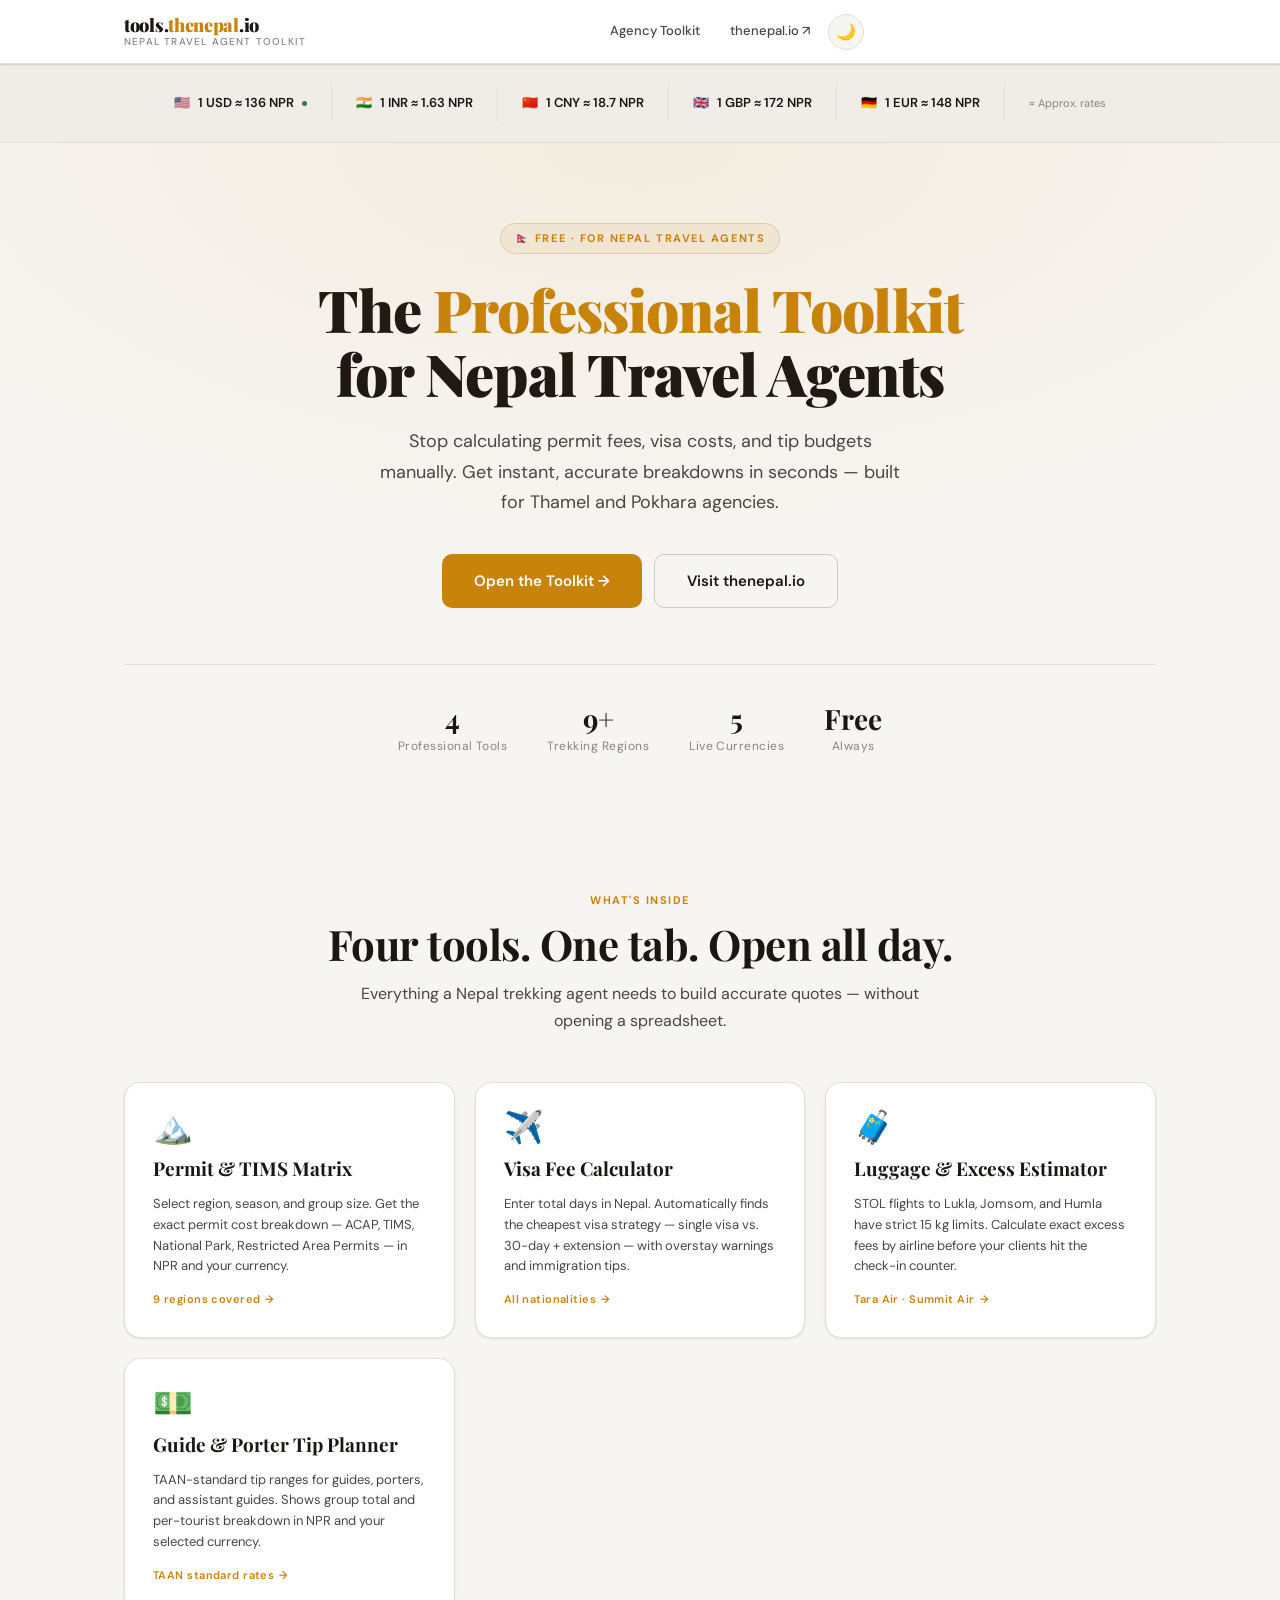
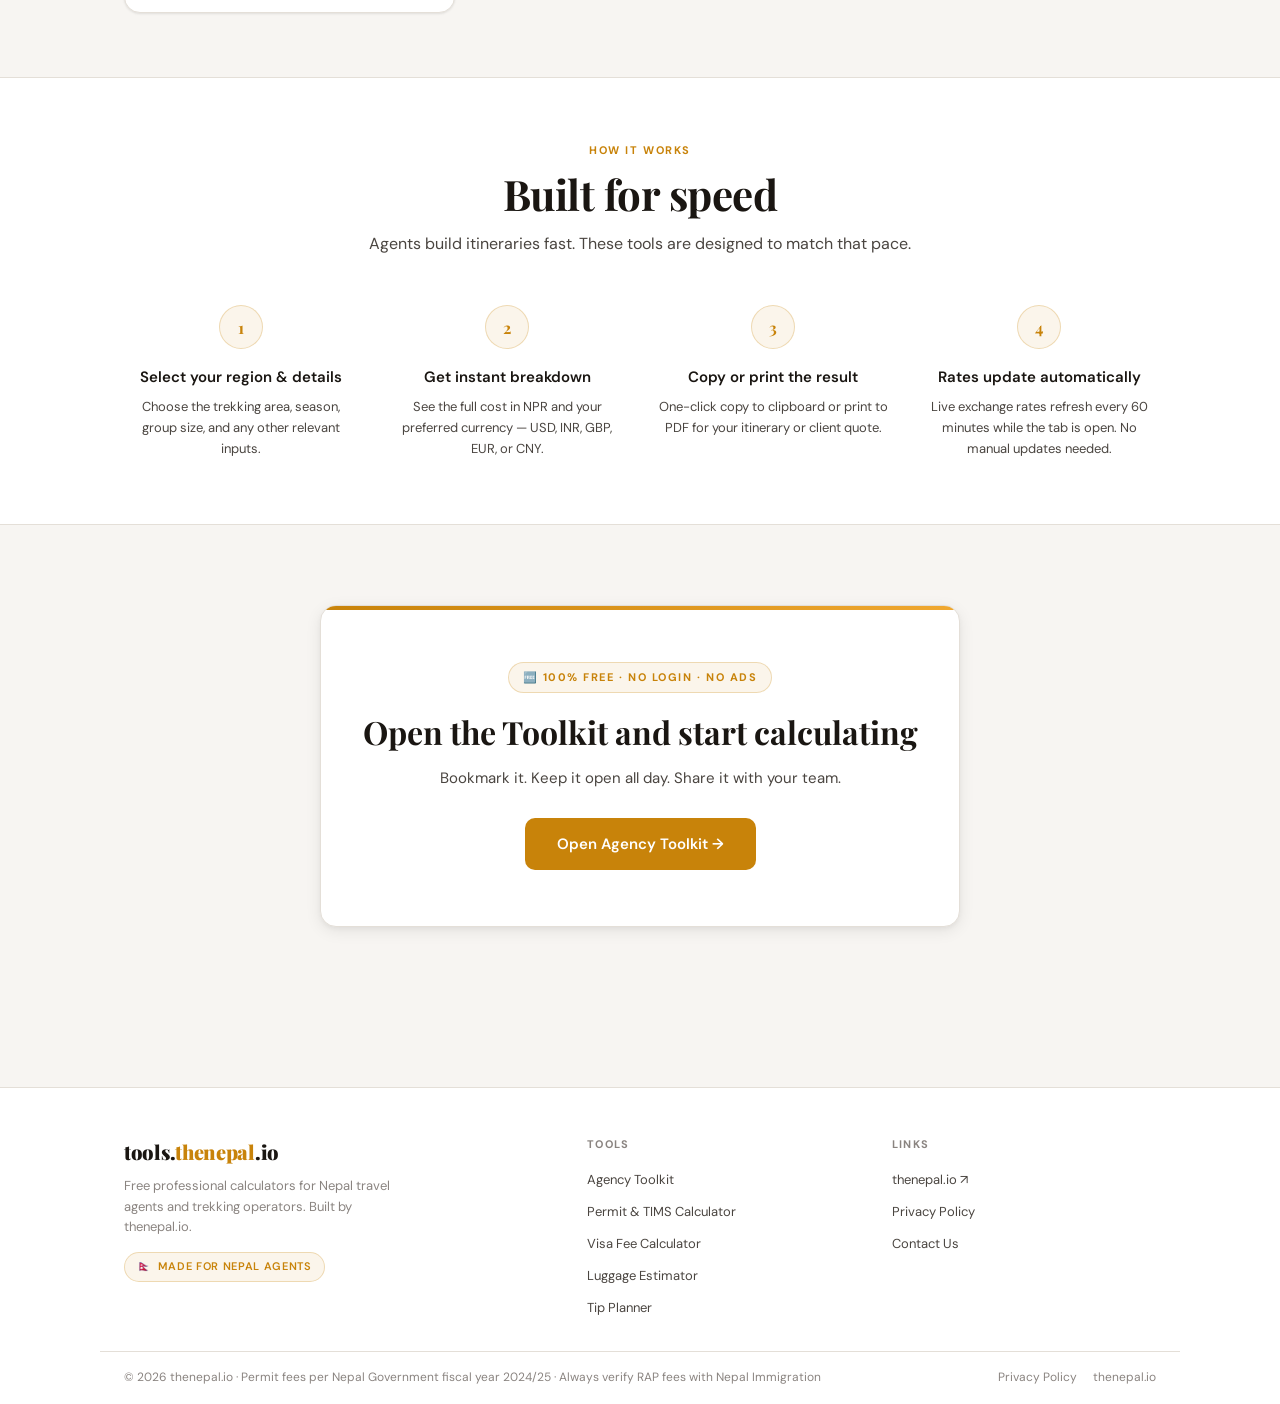
<file: index.html>
<!DOCTYPE html>
<html lang="en">
<head>
  <meta charset="UTF-8">
  <meta name="viewport" content="width=device-width, initial-scale=1.0">
  <title>Nepal Travel Agent Toolkit — tools.thenepal.io</title>
  <meta name="description" content="Free professional calculators for Nepal travel agents. Permit fees, visa costs, luggage estimates, tip planning — all in one place.">
  <meta name="theme-color" content="#c8830a">
  <link rel="canonical" href="https://tools.thenepal.io/">

  <!-- Open Graph -->
  <meta property="og:title" content="Nepal Agency Toolkit — tools.thenepal.io">
  <meta property="og:description" content="Free calculators for Nepal travel agents: permits, visas, luggage, tips.">
  <meta property="og:url" content="https://tools.thenepal.io/">
  <meta property="og:type" content="website">

  <link rel="stylesheet" href="/css/global.css">

  <style>
    /* ── HERO ─────────────────────────────────── */
    .hero {
      padding: 80px 0 72px;
      text-align: center;
      position: relative;
      overflow: hidden;
    }

    .hero::before {
      content: '';
      position: absolute;
      inset: 0;
      background: radial-gradient(ellipse 70% 60% at 50% 0%, var(--amber-bg), transparent);
      pointer-events: none;
    }

    .hero__eyebrow {
      display: inline-flex;
      align-items: center;
      gap: 8px;
      font-size: 11px;
      font-weight: 700;
      letter-spacing: 0.14em;
      text-transform: uppercase;
      color: var(--amber);
      background: var(--amber-bg);
      border: 1px solid var(--amber-border);
      border-radius: 20px;
      padding: 6px 14px;
      margin-bottom: 24px;
    }

    .hero__title {
      font-family: 'Playfair Display', serif;
      font-size: clamp(32px, 6vw, 58px);
      font-weight: 900;
      color: var(--text);
      line-height: 1.1;
      letter-spacing: -1px;
      margin-bottom: 20px;
      max-width: 720px;
      margin-left: auto;
      margin-right: auto;
    }

    .hero__title em {
      color: var(--amber);
      font-style: normal;
    }

    .hero__sub {
      font-size: clamp(15px, 2.5vw, 18px);
      color: var(--text-2);
      line-height: 1.7;
      max-width: 520px;
      margin: 0 auto 36px;
    }

    .hero__actions {
      display: flex;
      gap: 12px;
      justify-content: center;
      flex-wrap: wrap;
    }

    .hero__stats {
      display: flex;
      justify-content: center;
      gap: 40px;
      margin-top: 56px;
      padding-top: 40px;
      border-top: 1px solid var(--border);
      flex-wrap: wrap;
    }

    .stat {
      text-align: center;
    }

    .stat__num {
      font-family: 'Playfair Display', serif;
      font-size: 28px;
      font-weight: 700;
      color: var(--text);
      line-height: 1;
    }

    .stat__label {
      font-size: 12px;
      color: var(--text-3);
      margin-top: 4px;
      letter-spacing: 0.04em;
    }

    /* ── TOOLS SECTION ───────────────────────── */
    .tools-section {
      padding: 64px 0;
    }

    .tools-section__head {
      text-align: center;
      margin-bottom: 48px;
    }

    .tools-grid {
      display: grid;
      grid-template-columns: repeat(auto-fit, minmax(280px, 1fr));
      gap: 20px;
    }

    .tool-card {
      background: var(--surface);
      border: 1px solid var(--border);
      border-radius: var(--radius-lg);
      padding: 28px;
      text-decoration: none;
      color: inherit;
      display: flex;
      flex-direction: column;
      gap: 14px;
      transition: all var(--transition);
      box-shadow: var(--shadow-sm);
      position: relative;
      overflow: hidden;
    }

    .tool-card::after {
      content: '';
      position: absolute;
      top: 0; left: 0; right: 0;
      height: 3px;
      background: var(--amber);
      transform: scaleX(0);
      transform-origin: left;
      transition: transform 0.3s ease;
    }

    .tool-card:hover {
      box-shadow: var(--shadow-md);
      border-color: var(--border-2);
      transform: translateY(-3px);
      opacity: 1;
    }

    .tool-card:hover::after {
      transform: scaleX(1);
    }

    .tool-card__icon {
      font-size: 32px;
      line-height: 1;
    }

    .tool-card__title {
      font-family: 'Playfair Display', serif;
      font-size: 19px;
      font-weight: 700;
      color: var(--text);
      line-height: 1.2;
    }

    .tool-card__desc {
      font-size: 13px;
      color: var(--text-2);
      line-height: 1.6;
      flex: 1;
    }

    .tool-card__tag {
      display: inline-flex;
      align-items: center;
      gap: 5px;
      font-size: 11px;
      font-weight: 600;
      color: var(--amber);
      letter-spacing: 0.04em;
    }

    .tool-card__tag::after {
      content: '→';
      transition: transform var(--transition);
    }

    .tool-card:hover .tool-card__tag::after {
      transform: translateX(4px);
    }

    /* ── HOW IT WORKS ────────────────────────── */
    .how-section {
      padding: 64px 0;
      background: var(--bg-2);
      border-top: 1px solid var(--border);
      border-bottom: 1px solid var(--border);
    }

    .how-section__head {
      text-align: center;
      margin-bottom: 48px;
    }

    .steps-grid {
      display: grid;
      grid-template-columns: repeat(auto-fit, minmax(200px, 1fr));
      gap: 32px;
      counter-reset: steps;
    }

    .step {
      text-align: center;
      position: relative;
    }

    .step__num {
      width: 44px;
      height: 44px;
      border-radius: 50%;
      background: var(--amber-bg);
      border: 1px solid var(--amber-border);
      color: var(--amber);
      font-size: 16px;
      font-weight: 700;
      display: flex;
      align-items: center;
      justify-content: center;
      margin: 0 auto 16px;
      font-family: 'Playfair Display', serif;
    }

    .step__title {
      font-size: 15px;
      font-weight: 600;
      color: var(--text);
      margin-bottom: 8px;
    }

    .step__desc {
      font-size: 13px;
      color: var(--text-2);
      line-height: 1.6;
    }

    /* ── CURRENCY BAR ────────────────────────── */
    .currency-bar {
      padding: 20px 0;
      background: var(--bg-3);
      border-top: 1px solid var(--border);
      border-bottom: 1px solid var(--border);
      overflow: hidden;
    }

    .currency-bar__inner {
      display: flex;
      gap: 0;
      flex-wrap: wrap;
      justify-content: center;
    }

    .currency-chip {
      display: flex;
      align-items: center;
      gap: 8px;
      padding: 8px 24px;
      border-right: 1px solid var(--border);
      font-size: 13px;
      color: var(--text-2);
    }

    .currency-chip:last-child { border-right: none; }

    .currency-chip strong {
      color: var(--text);
      font-weight: 600;
    }

    .currency-chip .live-dot {
      width: 5px;
      height: 5px;
      border-radius: 50%;
      background: var(--green);
      animation: pulse 2s infinite;
      flex-shrink: 0;
    }

    @keyframes pulse { 0%,100%{opacity:1} 50%{opacity:0.3} }

    /* ── CTA ─────────────────────────────────── */
    .cta-section {
      padding: 80px 0;
      text-align: center;
    }

    .cta-section__box {
      background: var(--surface);
      border: 1px solid var(--border);
      border-radius: var(--radius-lg);
      padding: 56px 40px;
      max-width: 640px;
      margin: 0 auto;
      box-shadow: var(--shadow-md);
      position: relative;
      overflow: hidden;
    }

    .cta-section__box::before {
      content: '';
      position: absolute;
      top: 0; left: 0; right: 0;
      height: 4px;
      background: linear-gradient(90deg, var(--amber), var(--amber-light));
    }

    .cta-section__title {
      font-family: 'Playfair Display', serif;
      font-size: clamp(22px, 4vw, 32px);
      font-weight: 700;
      color: var(--text);
      margin-bottom: 14px;
      line-height: 1.2;
    }

    .cta-section__sub {
      font-size: 15px;
      color: var(--text-2);
      margin-bottom: 28px;
      line-height: 1.6;
    }

    /* ── RESPONSIVE ──────────────────────────── */
    @media (max-width: 600px) {
      .hero { padding: 48px 0 52px; }
      .hero__stats { gap: 24px; }
      .cta-section__box { padding: 36px 24px; }
      .currency-chip { padding: 8px 14px; font-size: 12px; }
    }
  </style>
</head>
<body>
<script src="/components/header.js"></script>

<main class="page-body">

  <!-- ── LIVE RATE BAR ────────────────────── -->
  <div class="currency-bar">
    <div class="currency-bar__inner" id="rateBar">
      <div class="currency-chip"><span>🇺🇸</span> <strong id="r-usd">USD</strong> <span class="live-dot"></span></div>
      <div class="currency-chip"><span>🇮🇳</span> <strong id="r-inr">INR</strong></div>
      <div class="currency-chip"><span>🇨🇳</span> <strong id="r-cny">CNY</strong></div>
      <div class="currency-chip"><span>🇬🇧</span> <strong id="r-gbp">GBP</strong></div>
      <div class="currency-chip"><span>🇩🇪</span> <strong id="r-eur">EUR</strong></div>
      <div class="currency-chip" style="font-size:11px;color:var(--text-3)" id="rateNote">Fetching live rates…</div>
    </div>
  </div>

  <!-- ── HERO ─────────────────────────────── -->
  <section class="hero">
    <div class="container">
      <div class="hero__eyebrow">🇳🇵 Free · For Nepal Travel Agents</div>
      <h1 class="hero__title">
        The <em>Professional Toolkit</em><br>for Nepal Travel Agents
      </h1>
      <p class="hero__sub">
        Stop calculating permit fees, visa costs, and tip budgets manually. Get instant, accurate breakdowns in seconds — built for Thamel and Pokhara agencies.
      </p>
      <div class="hero__actions">
        <a href="/toolkit/" class="btn btn--primary btn--lg">Open the Toolkit →</a>
        <a href="https://thenepal.io" class="btn btn--outline btn--lg" target="_blank" rel="noopener">Visit thenepal.io</a>
      </div>

      <div class="hero__stats">
        <div class="stat">
          <div class="stat__num">4</div>
          <div class="stat__label">Professional Tools</div>
        </div>
        <div class="stat">
          <div class="stat__num">9+</div>
          <div class="stat__label">Trekking Regions</div>
        </div>
        <div class="stat">
          <div class="stat__num">5</div>
          <div class="stat__label">Live Currencies</div>
        </div>
        <div class="stat">
          <div class="stat__num">Free</div>
          <div class="stat__label">Always</div>
        </div>
      </div>
    </div>
  </section>

  <!-- ── TOOLS GRID ───────────────────────── -->
  <section class="tools-section">
    <div class="container">
      <div class="tools-section__head">
        <div class="section-label">What's Inside</div>
        <h2 class="section-title" style="margin-bottom:12px">Four tools. One tab. Open all day.</h2>
        <p class="section-sub" style="margin:0 auto">Everything a Nepal trekking agent needs to build accurate quotes — without opening a spreadsheet.</p>
      </div>

      <div class="tools-grid">
        <a href="/toolkit/" class="tool-card">
          <div class="tool-card__icon">🏔️</div>
          <div class="tool-card__title">Permit & TIMS Matrix</div>
          <p class="tool-card__desc">Select region, season, and group size. Get the exact permit cost breakdown — ACAP, TIMS, National Park, Restricted Area Permits — in NPR and your currency.</p>
          <span class="tool-card__tag">9 regions covered</span>
        </a>

        <a href="/toolkit/" class="tool-card">
          <div class="tool-card__icon">✈️</div>
          <div class="tool-card__title">Visa Fee Calculator</div>
          <p class="tool-card__desc">Enter total days in Nepal. Automatically finds the cheapest visa strategy — single visa vs. 30-day + extension — with overstay warnings and immigration tips.</p>
          <span class="tool-card__tag">All nationalities</span>
        </a>

        <a href="/toolkit/" class="tool-card">
          <div class="tool-card__icon">🧳</div>
          <div class="tool-card__title">Luggage & Excess Estimator</div>
          <p class="tool-card__desc">STOL flights to Lukla, Jomsom, and Humla have strict 15 kg limits. Calculate exact excess fees by airline before your clients hit the check-in counter.</p>
          <span class="tool-card__tag">Tara Air · Summit Air</span>
        </a>

        <a href="/toolkit/" class="tool-card">
          <div class="tool-card__icon">💵</div>
          <div class="tool-card__title">Guide & Porter Tip Planner</div>
          <p class="tool-card__desc">TAAN-standard tip ranges for guides, porters, and assistant guides. Shows group total and per-tourist breakdown in NPR and your selected currency.</p>
          <span class="tool-card__tag">TAAN standard rates</span>
        </a>
      </div>
    </div>
  </section>

  <!-- ── HOW IT WORKS ──────────────────────── -->
  <section class="how-section">
    <div class="container">
      <div class="how-section__head">
        <div class="section-label">How It Works</div>
        <h2 class="section-title" style="margin-bottom:12px">Built for speed</h2>
        <p class="section-sub" style="margin:0 auto">Agents build itineraries fast. These tools are designed to match that pace.</p>
      </div>

      <div class="steps-grid">
        <div class="step">
          <div class="step__num">1</div>
          <div class="step__title">Select your region & details</div>
          <p class="step__desc">Choose the trekking area, season, group size, and any other relevant inputs.</p>
        </div>
        <div class="step">
          <div class="step__num">2</div>
          <div class="step__title">Get instant breakdown</div>
          <p class="step__desc">See the full cost in NPR and your preferred currency — USD, INR, GBP, EUR, or CNY.</p>
        </div>
        <div class="step">
          <div class="step__num">3</div>
          <div class="step__title">Copy or print the result</div>
          <p class="step__desc">One-click copy to clipboard or print to PDF for your itinerary or client quote.</p>
        </div>
        <div class="step">
          <div class="step__num">4</div>
          <div class="step__title">Rates update automatically</div>
          <p class="step__desc">Live exchange rates refresh every 60 minutes while the tab is open. No manual updates needed.</p>
        </div>
      </div>
    </div>
  </section>

  <!-- ── CTA ──────────────────────────────── -->
  <section class="cta-section">
    <div class="container">
      <div class="cta-section__box">
        <div class="hero__eyebrow" style="margin-bottom:20px">🆓 100% Free · No Login · No Ads</div>
        <h2 class="cta-section__title">Open the Toolkit and start calculating</h2>
        <p class="cta-section__sub">Bookmark it. Keep it open all day. Share it with your team.</p>
        <a href="/toolkit/" class="btn btn--primary btn--lg">Open Agency Toolkit →</a>
      </div>
    </div>
  </section>

</main>

<script src="/components/footer.js"></script>

<script>
// Live exchange rates on homepage
const FALLBACK = { USD: 136, INR: 1.63, CNY: 18.7, GBP: 172, EUR: 148 };

async function loadRates() {
  try {
    const res = await fetch('https://api.exchangerate-api.com/v4/latest/NPR');
    const data = await res.json();
    const r = data.rates;
    const usd = r.USD ? (1/r.USD).toFixed(2) : FALLBACK.USD;
    const inr = r.INR ? (1/r.INR).toFixed(3) : FALLBACK.INR;
    const cny = r.CNY ? (1/r.CNY).toFixed(3) : FALLBACK.CNY;
    const gbp = r.GBP ? (1/r.GBP).toFixed(2) : FALLBACK.GBP;
    const eur = r.EUR ? (1/r.EUR).toFixed(2) : FALLBACK.EUR;

    document.getElementById('r-usd').textContent = `1 USD = ${usd} NPR`;
    document.getElementById('r-inr').textContent = `1 INR = ${inr} NPR`;
    document.getElementById('r-cny').textContent = `1 CNY = ${cny} NPR`;
    document.getElementById('r-gbp').textContent = `1 GBP = ${gbp} NPR`;
    document.getElementById('r-eur').textContent = `1 EUR = ${eur} NPR`;
    document.getElementById('rateNote').textContent = '⟳ Live rates';
    document.getElementById('rateNote').style.color = 'var(--green)';
  } catch(e) {
    document.getElementById('r-usd').textContent = `1 USD ≈ ${FALLBACK.USD} NPR`;
    document.getElementById('r-inr').textContent = `1 INR ≈ ${FALLBACK.INR} NPR`;
    document.getElementById('r-cny').textContent = `1 CNY ≈ ${FALLBACK.CNY} NPR`;
    document.getElementById('r-gbp').textContent = `1 GBP ≈ ${FALLBACK.GBP} NPR`;
    document.getElementById('r-eur').textContent = `1 EUR ≈ ${FALLBACK.EUR} NPR`;
    document.getElementById('rateNote').textContent = '≈ Approx. rates';
  }
}
loadRates();
setInterval(loadRates, 60 * 60 * 1000);
</script>

</body>
</html>
</file>
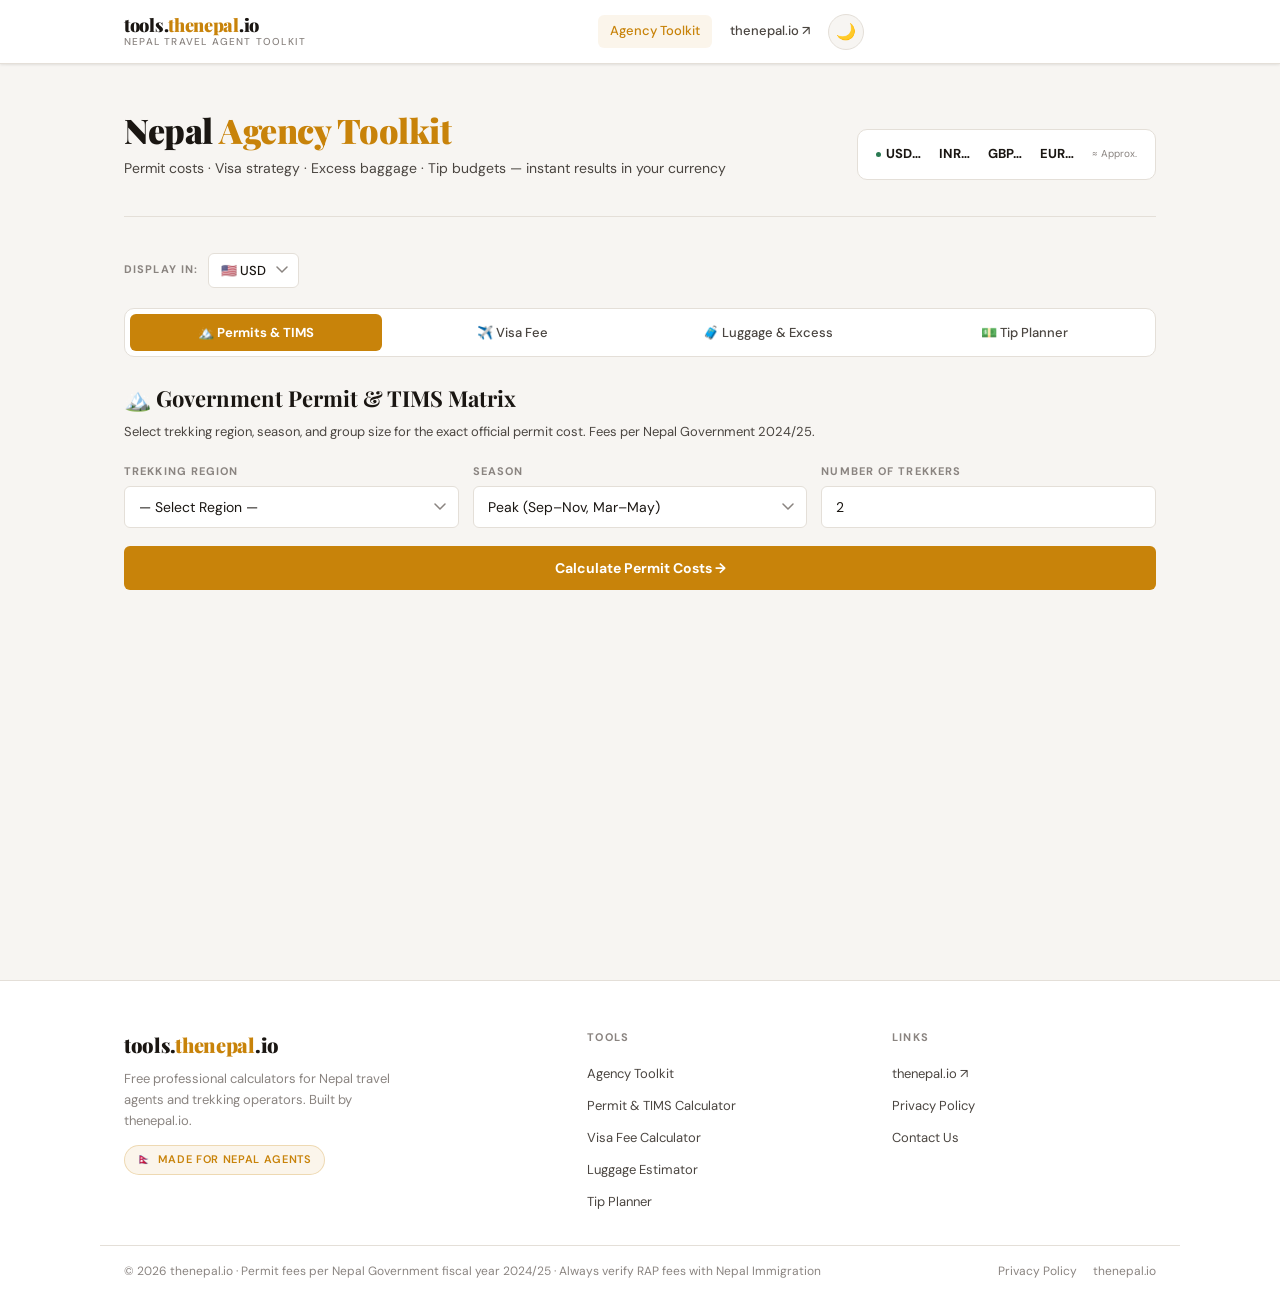
<file: toolkit/index.html>
<!DOCTYPE html>
<html lang="en">
<head>
  <meta charset="UTF-8">
  <meta name="viewport" content="width=device-width, initial-scale=1.0">
  <title>Agency Toolkit — tools.thenepal.io</title>
  <meta name="description" content="Nepal travel agent calculators: permit fees, visa costs, excess baggage, tip planning. Free, instant, accurate.">
  <link rel="canonical" href="https://tools.thenepal.io/toolkit/">
  <link rel="stylesheet" href="/css/global.css">

  <style>
    /* ── PAGE HEADER ─────────────────────────── */
    .page-hero {
      padding: 48px 0 36px;
      border-bottom: 1px solid var(--border);
      margin-bottom: 36px;
    }

    .page-hero__inner {
      display: flex;
      align-items: flex-end;
      justify-content: space-between;
      flex-wrap: wrap;
      gap: 20px;
    }

    .page-hero__title {
      font-family: 'Playfair Display', serif;
      font-size: clamp(22px, 4vw, 34px);
      font-weight: 900;
      color: var(--text);
      line-height: 1.1;
      letter-spacing: -0.5px;
    }

    .page-hero__title em { color: var(--amber); font-style: normal; }

    .page-hero__sub {
      font-size: 14px;
      color: var(--text-2);
      margin-top: 8px;
      line-height: 1.6;
    }

    /* ── RATE BAR ─────────────────────────────── */
    .rate-panel {
      background: var(--surface);
      border: 1px solid var(--border);
      border-radius: var(--radius-md);
      padding: 14px 18px;
      display: flex;
      align-items: center;
      gap: 18px;
      flex-wrap: wrap;
    }

    .rate-panel__item {
      font-size: 12px;
      color: var(--text-2);
      display: flex;
      align-items: center;
      gap: 5px;
    }

    .rate-panel__item strong { color: var(--text); font-size: 13px; }

    .live-dot {
      width: 5px; height: 5px;
      border-radius: 50%;
      background: var(--green);
      animation: pulse 2s infinite;
      flex-shrink: 0;
    }

    @keyframes pulse { 0%,100%{opacity:1} 50%{opacity:0.3} }

    /* ── CURRENCY SELECTOR ───────────────────── */
    .currency-row {
      display: flex;
      align-items: center;
      gap: 10px;
      margin-bottom: 20px;
      flex-wrap: wrap;
    }

    .currency-row label {
      font-size: 11px;
      font-weight: 700;
      letter-spacing: 0.1em;
      text-transform: uppercase;
      color: var(--text-3);
    }

    .currency-row select {
      background: var(--surface);
      border: 1px solid var(--border);
      border-radius: var(--radius-sm);
      color: var(--text);
      font-family: 'DM Sans', sans-serif;
      font-size: 13px;
      font-weight: 500;
      padding: 8px 32px 8px 12px;
      outline: none;
      cursor: pointer;
      appearance: none;
      -webkit-appearance: none;
      background-image: url("data:image/svg+xml,%3Csvg xmlns='http://www.w3.org/2000/svg' width='12' height='8'%3E%3Cpath d='M1 1l5 5 5-5' stroke='%238a8480' stroke-width='1.5' fill='none' stroke-linecap='round'/%3E%3C/svg%3E");
      background-repeat: no-repeat;
      background-position: right 10px center;
      transition: border-color var(--transition);
    }

    .currency-row select:focus { border-color: var(--amber); outline: none; }

    /* ── TABS ─────────────────────────────────── */
    .tabs {
      display: flex;
      gap: 4px;
      background: var(--surface);
      border: 1px solid var(--border);
      border-radius: var(--radius-md);
      padding: 5px;
      margin-bottom: 24px;
      flex-wrap: wrap;
    }

    .tab-btn {
      flex: 1;
      min-width: 120px;
      background: transparent;
      border: none;
      color: var(--text-2);
      font-family: 'DM Sans', sans-serif;
      font-size: 13px;
      font-weight: 500;
      padding: 10px 10px;
      border-radius: var(--radius-sm);
      cursor: pointer;
      transition: all var(--transition);
      text-align: center;
    }

    .tab-btn:hover { color: var(--text); background: var(--surface-2); }
    .tab-btn.active { background: var(--amber); color: #fff; font-weight: 700; }

    [data-theme="dark"] .tab-btn.active { color: #0f1218; }

    /* ── PANELS ──────────────────────────────── */
    .panel { display: none; }
    .panel.active { display: block; animation: fadeUp 0.25s ease; }
    @keyframes fadeUp { from{opacity:0;transform:translateY(8px)} to{opacity:1;transform:translateY(0)} }

    .panel-header { margin-bottom: 20px; }
    .panel-header h2 { font-family: 'Playfair Display', serif; font-size: clamp(17px, 3vw, 22px); font-weight: 700; color: var(--text); }
    .panel-header p { font-size: 13px; color: var(--text-2); margin-top: 6px; line-height: 1.6; }

    /* ── FORM ────────────────────────────────── */
    .form-grid { display: grid; grid-template-columns: repeat(auto-fit, minmax(190px, 1fr)); gap: 14px; margin-bottom: 14px; }
    .field { display: flex; flex-direction: column; gap: 6px; }

    .field label {
      font-size: 11px;
      font-weight: 700;
      letter-spacing: 0.1em;
      text-transform: uppercase;
      color: var(--text-3);
    }

    .field select,
    .field input[type="number"] {
      background: var(--surface);
      border: 1px solid var(--border);
      border-radius: var(--radius-sm);
      color: var(--text);
      font-family: 'DM Sans', sans-serif;
      font-size: 14px;
      padding: 11px 14px;
      width: 100%;
      outline: none;
      transition: border-color var(--transition), box-shadow var(--transition);
      appearance: none;
      -webkit-appearance: none;
    }

    .field select {
      background-image: url("data:image/svg+xml,%3Csvg xmlns='http://www.w3.org/2000/svg' width='12' height='8'%3E%3Cpath d='M1 1l5 5 5-5' stroke='%238a8480' stroke-width='1.5' fill='none' stroke-linecap='round'/%3E%3C/svg%3E");
      background-repeat: no-repeat;
      background-position: right 12px center;
      padding-right: 36px;
      cursor: pointer;
    }

    .field select:focus,
    .field input[type="number"]:focus {
      border-color: var(--amber);
      box-shadow: 0 0 0 3px var(--amber-bg);
    }

    input[type="number"]::-webkit-inner-spin-button { -webkit-appearance: none; }

    .calc-btn {
      background: var(--amber);
      color: #fff;
      border: none;
      border-radius: var(--radius-sm);
      font-family: 'DM Sans', sans-serif;
      font-size: 14px;
      font-weight: 700;
      padding: 13px 28px;
      cursor: pointer;
      transition: all var(--transition);
      width: 100%;
      margin-top: 4px;
    }

    [data-theme="dark"] .calc-btn { color: #0f1218; }

    .calc-btn:hover {
      filter: brightness(1.1);
      transform: translateY(-1px);
      box-shadow: var(--shadow-md);
    }

    /* ── RESULT CARD ─────────────────────────── */
    .result-card { margin-top: 20px; background: var(--surface); border: 1px solid var(--border); border-radius: var(--radius-lg); overflow: hidden; display: none; box-shadow: var(--shadow-sm); }
    .result-card.show { display: block; animation: fadeUp 0.25s ease; }

    .result-header { background: var(--surface-2); border-bottom: 1px solid var(--border); padding: 12px 18px; display: flex; align-items: center; justify-content: space-between; }
    .result-header .rh-left { font-size: 11px; font-weight: 700; letter-spacing: 0.12em; text-transform: uppercase; color: var(--amber); }
    .result-header .rh-right { font-size: 11px; color: var(--text-3); }

    .result-body { padding: 18px; }

    .result-row { display: flex; justify-content: space-between; align-items: flex-start; padding: 10px 0; border-bottom: 1px solid var(--border); gap: 12px; }
    .result-row:last-child { border-bottom: none; }
    .result-label { font-size: 13px; color: var(--text-2); flex: 1; line-height: 1.5; }
    .result-value { font-size: 14px; font-weight: 600; color: var(--text); text-align: right; }
    .result-value.amber { color: var(--amber); }
    .result-value.green { color: var(--green); }
    .result-value.small { font-size: 11px; color: var(--text-3); font-weight: 400; display: block; margin-top: 2px; }

    .result-total { background: var(--amber-bg); border: 1px solid var(--amber-border); border-radius: var(--radius-sm); padding: 14px 16px; margin-top: 14px; display: flex; justify-content: space-between; align-items: center; flex-wrap: wrap; gap: 8px; }
    .result-total .t-label { font-size: 11px; font-weight: 700; letter-spacing: 0.1em; text-transform: uppercase; color: var(--amber); }
    .result-total .t-sub { font-size: 11px; color: var(--text-3); margin-top: 3px; }
    .result-total .t-value { font-family: 'Playfair Display', serif; font-size: 22px; font-weight: 700; color: var(--amber); text-align: right; }
    .result-total .t-conv { font-size: 11px; color: var(--text-3); text-align: right; margin-top: 3px; }

    .note-box { background: var(--green-bg); border: 1px solid rgba(42,122,82,0.2); border-radius: var(--radius-sm); padding: 12px 14px; margin-top: 12px; font-size: 12px; color: var(--green); line-height: 1.7; }
    .warn-box { background: var(--red-bg); border: 1px solid rgba(192,57,43,0.2); border-radius: var(--radius-sm); padding: 12px 14px; margin-top: 12px; font-size: 12px; color: var(--red); line-height: 1.7; }
    .info-box { background: var(--amber-bg); border: 1px solid var(--amber-border); border-radius: var(--radius-sm); padding: 12px 14px; margin-top: 12px; font-size: 12px; color: var(--amber); line-height: 1.7; }

    /* ── ACTION ROW ──────────────────────────── */
    .action-row { display: flex; gap: 10px; margin-top: 14px; flex-wrap: wrap; }
    .action-btn { flex: 1; min-width: 120px; background: var(--surface-2); border: 1px solid var(--border); border-radius: var(--radius-sm); color: var(--text-2); font-family: 'DM Sans', sans-serif; font-size: 12px; font-weight: 600; padding: 10px 14px; cursor: pointer; transition: all var(--transition); text-align: center; }
    .action-btn:hover { border-color: var(--amber); color: var(--amber); }

    /* ── COMPARE TABLE ───────────────────────── */
    .compare-table { width: 100%; border-collapse: collapse; margin-top: 12px; font-size: 13px; }
    .compare-table th { background: var(--surface-2); color: var(--text-3); font-size: 10px; font-weight: 700; letter-spacing: 0.1em; text-transform: uppercase; padding: 8px 12px; text-align: left; border-bottom: 1px solid var(--border); }
    .compare-table td { padding: 9px 12px; border-bottom: 1px solid var(--border); color: var(--text); vertical-align: top; }
    .compare-table tr:last-child td { border-bottom: none; }
    .compare-table tr.best td { background: var(--amber-bg); }
    .compare-table .badge { display: inline-block; background: var(--amber); color: #fff; font-size: 9px; font-weight: 700; letter-spacing: 0.08em; text-transform: uppercase; padding: 2px 6px; border-radius: 4px; margin-left: 6px; vertical-align: middle; }
    [data-theme="dark"] .compare-table .badge { color: #0f1218; }

    @media (max-width: 480px) {
      .tabs { gap: 3px; }
      .tab-btn { font-size: 11px; padding: 8px 6px; min-width: 80px; }
    }

    @media print {
      .site-header, .site-footer, .tabs, .calc-btn, .action-row, .currency-row, .page-hero__sub { display: none !important; }
      .panel { display: block !important; }
      .result-card { display: block !important; border: 1px solid #ccc; box-shadow: none; }
    }
  </style>
</head>
<body>
<script src="/components/header.js"></script>

<main class="page-body">
  <div class="container">

    <!-- Page hero -->
    <div class="page-hero">
      <div class="page-hero__inner">
        <div>
          <h1 class="page-hero__title">Nepal <em>Agency Toolkit</em></h1>
          <p class="page-hero__sub">Permit costs · Visa strategy · Excess baggage · Tip budgets — instant results in your currency</p>
        </div>
        <div class="rate-panel">
          <div class="rate-panel__item"><span class="live-dot"></span> <strong id="r-usd">USD…</strong></div>
          <div class="rate-panel__item"><strong id="r-inr">INR…</strong></div>
          <div class="rate-panel__item"><strong id="r-gbp">GBP…</strong></div>
          <div class="rate-panel__item"><strong id="r-eur">EUR…</strong></div>
          <div class="rate-panel__item" id="rateNote" style="font-size:10px;color:var(--text-3)">Loading…</div>
        </div>
      </div>
    </div>

    <!-- Currency selector -->
    <div class="currency-row">
      <label>Display In:</label>
      <select id="currencySelect" onchange="updateCurrency()">
        <option value="USD">🇺🇸 USD</option>
        <option value="INR">🇮🇳 INR</option>
        <option value="CNY">🇨🇳 CNY</option>
        <option value="GBP">🇬🇧 GBP</option>
        <option value="EUR">🇩🇪 EUR</option>
        <option value="NPR">🇳🇵 NPR</option>
      </select>
    </div>

    <!-- Tabs -->
    <div class="tabs" role="tablist">
      <button class="tab-btn active" role="tab" onclick="switchTab(0)">🏔️ Permits & TIMS</button>
      <button class="tab-btn" role="tab" onclick="switchTab(1)">✈️ Visa Fee</button>
      <button class="tab-btn" role="tab" onclick="switchTab(2)">🧳 Luggage & Excess</button>
      <button class="tab-btn" role="tab" onclick="switchTab(3)">💵 Tip Planner</button>
    </div>

    <!-- ══ TOOL 1: PERMITS ══ -->
    <div class="panel active" id="panel-0">
      <div class="panel-header">
        <h2>🏔️ Government Permit & TIMS Matrix</h2>
        <p>Select trekking region, season, and group size for the exact official permit cost. Fees per Nepal Government 2024/25.</p>
      </div>
      <div class="form-grid">
        <div class="field">
          <label>Trekking Region</label>
          <select id="p1-region" onchange="onRegionChange()">
            <option value="">— Select Region —</option>
            <optgroup label="National Park / Conservation Area">
              <option value="annapurna">Annapurna (ABC / Circuit / Poon Hill)</option>
              <option value="everest">Everest / Khumbu</option>
              <option value="langtang">Langtang Valley</option>
              <option value="gosaikunda">Gosaikunda / Helambu</option>
              <option value="chitwan">Chitwan National Park</option>
              <option value="bardiya">Bardiya National Park</option>
            </optgroup>
            <optgroup label="Restricted Area Permits (RAP)">
              <option value="manaslu">Manaslu Circuit</option>
              <option value="mustang_upper">Upper Mustang ($500/person)</option>
              <option value="mustang_lower">Lower Mustang (Jomsom–Muktinath)</option>
              <option value="dolpo_lower">Lower Dolpo</option>
              <option value="dolpo_upper">Upper Dolpo</option>
              <option value="kanchenjunga">Kanchenjunga</option>
              <option value="humla">Humla / Simikot</option>
              <option value="nar_phu">Nar Phu Valley</option>
              <option value="tsum">Tsum Valley</option>
            </optgroup>
          </select>
        </div>
        <div class="field">
          <label>Season</label>
          <select id="p1-season">
            <option value="peak">Peak (Sep–Nov, Mar–May)</option>
            <option value="off">Off-Peak (Dec–Aug)</option>
          </select>
        </div>
        <div class="field">
          <label>Number of Trekkers</label>
          <input type="number" id="p1-trekkers" min="1" max="200" value="2">
        </div>
        <div class="field" id="p1-days-wrap" style="display:none">
          <label>Total Trek Days</label>
          <input type="number" id="p1-days" min="1" max="90" value="14">
        </div>
      </div>
      <button class="calc-btn" onclick="calcPermits()">Calculate Permit Costs →</button>
      <div class="result-card" id="p1-result">
        <div class="result-header"><span class="rh-left">Permit Cost Breakdown</span><span class="rh-right" id="p1-subtitle"></span></div>
        <div class="result-body" id="p1-body"></div>
      </div>
    </div>

    <!-- ══ TOOL 2: VISA ══ -->
    <div class="panel" id="panel-1">
      <div class="panel-header">
        <h2>✈️ Visa Fee & Extension Calculator</h2>
        <p>Enter total days in Nepal — we find the cheapest visa strategy with overstay warnings and immigration tips.</p>
      </div>
      <div class="form-grid">
        <div class="field">
          <label>Total Days in Nepal</label>
          <input type="number" id="v-days" min="1" max="180" value="35">
        </div>
        <div class="field">
          <label>Nationality</label>
          <select id="v-nat">
            <option value="standard">Standard (Most Countries)</option>
            <option value="india">🇮🇳 Indian National</option>
            <option value="china">🇨🇳 Chinese National</option>
            <option value="saarc">SAARC (BD, BT, MV, PK, LK)</option>
            <option value="uk">🇬🇧 British / EU / German / French</option>
          </select>
        </div>
        <div class="field">
          <label>Entry Type</label>
          <select id="v-entry">
            <option value="single">Single Entry</option>
            <option value="multiple">Multiple Entry (re-entering Nepal)</option>
          </select>
        </div>
      </div>
      <button class="calc-btn" onclick="calcVisa()">Calculate Best Visa Strategy →</button>
      <div class="result-card" id="v-result">
        <div class="result-header"><span class="rh-left">Visa Strategy</span><span class="rh-right" id="v-subtitle"></span></div>
        <div class="result-body" id="v-body"></div>
      </div>
    </div>

    <!-- ══ TOOL 3: LUGGAGE ══ -->
    <div class="panel" id="panel-2">
      <div class="panel-header">
        <h2>🧳 Domestic Flight Luggage & Excess Estimator</h2>
        <p>STOL flights allow 15 kg total (adults) / 7 kg (children). Calculate excess fees before check-in.</p>
      </div>
      <div class="form-grid">
        <div class="field">
          <label>Number of Passengers</label>
          <input type="number" id="l-pax" min="1" max="100" value="4">
        </div>
        <div class="field">
          <label>Gear per Person (kg)</label>
          <input type="number" id="l-weight" min="1" max="60" value="18" step="0.5">
        </div>
        <div class="field">
          <label>Route / Airline</label>
          <select id="l-route">
            <option value="stol_tara">KTM → Lukla (Tara Air) $1/kg</option>
            <option value="stol_summit">KTM → Lukla (Summit Air) $1/kg</option>
            <option value="jomsom">KTM → Jomsom (Tara Air) $1/kg</option>
            <option value="humla">KTM → Simikot / Humla NPR 300/kg</option>
            <option value="pokhara">KTM → Pokhara NPR 200/kg</option>
            <option value="other">Other STOL NPR 250/kg</option>
          </select>
        </div>
        <div class="field">
          <label>Children (under 12)</label>
          <input type="number" id="l-child" min="0" max="20" value="0">
        </div>
      </div>
      <button class="calc-btn" onclick="calcLuggage()">Calculate Excess Baggage →</button>
      <div class="result-card" id="l-result">
        <div class="result-header"><span class="rh-left">Baggage Breakdown</span><span class="rh-right" id="l-subtitle"></span></div>
        <div class="result-body" id="l-body"></div>
      </div>
    </div>

    <!-- ══ TOOL 4: TIPS ══ -->
    <div class="panel" id="panel-3">
      <div class="panel-header">
        <h2>💵 Guide & Porter Tip Planner</h2>
        <p>TAAN-standard tip ranges with per-tourist breakdown. Shows group total and individual contribution.</p>
      </div>
      <div class="form-grid">
        <div class="field">
          <label>Trek Days</label>
          <input type="number" id="t-days" min="1" max="60" value="14">
        </div>
        <div class="field">
          <label>Guides</label>
          <input type="number" id="t-guides" min="0" max="20" value="1">
        </div>
        <div class="field">
          <label>Porters</label>
          <input type="number" id="t-porters" min="0" max="30" value="2">
        </div>
        <div class="field">
          <label>Asst. Guides / Cooks</label>
          <input type="number" id="t-asst" min="0" max="20" value="0">
        </div>
        <div class="field">
          <label>Tourists in Group</label>
          <input type="number" id="t-tourists" min="1" max="50" value="4">
        </div>
      </div>
      <button class="calc-btn" onclick="calcTips()">Calculate Tip Budget →</button>
      <div class="result-card" id="t-result">
        <div class="result-header"><span class="rh-left">Tip Budget Breakdown</span><span class="rh-right" id="t-subtitle"></span></div>
        <div class="result-body" id="t-body"></div>
      </div>
    </div>

  </div>
</main>

<script src="/components/footer.js"></script>
<script>
// ══ RATES ══════════════════════════════════════════════
const RATES = { USD:136, INR:1.63, CNY:18.7, GBP:172, EUR:148, NPR:1 };
const SYM   = { USD:'$', INR:'₹', CNY:'¥', GBP:'£', EUR:'€', NPR:'NPR ' };
let activeCurrency = 'USD';

async function fetchRates() {
  try {
    const res = await fetch('https://api.exchangerate-api.com/v4/latest/NPR');
    const d = await res.json();
    if (d.rates) {
      ['USD','INR','CNY','GBP','EUR'].forEach(c => {
        if (d.rates[c]) RATES[c] = +(1/d.rates[c]).toFixed(c==='INR'?4:2);
      });
      document.getElementById('r-usd').textContent = `1 USD = ${RATES.USD} NPR`;
      document.getElementById('r-inr').textContent = `1 INR = ${RATES.INR} NPR`;
      document.getElementById('r-gbp').textContent = `1 GBP = ${RATES.GBP} NPR`;
      document.getElementById('r-eur').textContent = `1 EUR = ${RATES.EUR} NPR`;
      document.getElementById('rateNote').textContent = '● Live';
      document.getElementById('rateNote').style.color = 'var(--green)';
    }
  } catch(e) {
    document.getElementById('rateNote').textContent = '≈ Approx.';
  }
}
fetchRates();
setInterval(fetchRates, 60*60*1000);

function updateCurrency() { activeCurrency = document.getElementById('currencySelect').value; }

function fmtNPR(n) { return `NPR ${Math.round(n).toLocaleString()}`; }
function fmtCur(nprAmt) {
  if (activeCurrency === 'NPR') return fmtNPR(nprAmt);
  const v = nprAmt / RATES[activeCurrency];
  return SYM[activeCurrency] + (activeCurrency==='INR' ? Math.round(v).toLocaleString() : v.toFixed(2));
}
function fmtBoth(nprAmt) {
  if (activeCurrency === 'NPR') return fmtNPR(nprAmt);
  return `${fmtCur(nprAmt)} <span class="result-value small">${fmtNPR(nprAmt)}</span>`;
}
function fmtUSD(usdAmt) { return fmtBoth(usdAmt * RATES.USD); }

// ══ UI ═════════════════════════════════════════════════
function switchTab(idx) {
  document.querySelectorAll('.panel').forEach((p,i)=>p.classList.toggle('active',i===idx));
  document.querySelectorAll('.tab-btn').forEach((b,i)=>b.classList.toggle('active',i===idx));
}
function onRegionChange() {
  const rap=['manaslu','kanchenjunga','humla','nar_phu','tsum','dolpo_lower','dolpo_upper'];
  document.getElementById('p1-days-wrap').style.display=rap.includes(document.getElementById('p1-region').value)?'flex':'none';
}
function showResult(id,html) {
  document.getElementById(id.replace('result','body')).innerHTML=html;
  const c=document.getElementById(id); c.classList.add('show');
  c.scrollIntoView({behavior:'smooth',block:'nearest'});
}
function copyResult(id) {
  const t=document.getElementById(id.replace('result','body')).innerText;
  navigator.clipboard.writeText(t).then(()=>alert('Copied to clipboard!'));
}
function buildActions(id) {
  return `<div class="action-row"><button class="action-btn" onclick="copyResult('${id}')">📋 Copy</button><button class="action-btn" onclick="window.print()">🖨️ Print / PDF</button></div>`;
}

// ══ TOOL 1 ════════════════════════════════════════════
function calcPermits(){
  const region=document.getElementById('p1-region').value;
  const season=document.getElementById('p1-season').value;
  const n=Math.max(1,parseInt(document.getElementById('p1-trekkers').value)||1);
  const days=Math.max(1,parseInt(document.getElementById('p1-days').value)||14);
  if(!region){alert('Select a region.');return;}
  const VAT=0.13,isPeak=season==='peak';
  let rows=[],totalNPR=0,notes=[],warns=[];
  const acapNPR=(3000*(1+VAT))*n,mcapNPR=(3000*(1+VAT))*n,snpNPR=(3000*(1+VAT))*n,lnpNPR=(3000*(1+VAT))*n,timsNPR=1000*n;
  const addR=(l,a)=>{rows.push({l,a});totalNPR+=a;};
  const addU=(l,u)=>{rows.push({l,u});totalNPR+=u*RATES.USD;};

  const regionMap={
    annapurna:()=>{addR(`ACAP (NPR 3,000+13% VAT)×${n}`,acapNPR);addR(`TIMS Card×${n}`,timsNPR);notes.push('ACAP covers ABC, Poon Hill, Circuit, Mardi Himal. TIMS via registered agency only.');document.getElementById('p1-subtitle').textContent='Annapurna';},
    everest:()=>{addR(`Sagarmatha NP (NPR 3,000+13% VAT)×${n}`,snpNPR);addR(`Khumbu Local Permit (NPR 2,000)×${n}`,2000*n);notes.push('TIMS NOT required in Khumbu. Khumbu permit issued at Monjo checkpoint.');warns.push('Khumbu local permit fee increase announced — verify before quoting.');document.getElementById('p1-subtitle').textContent='Everest / Khumbu';},
    langtang:()=>{addR(`Langtang NP (NPR 3,000+13% VAT)×${n}`,lnpNPR);addR(`TIMS Card×${n}`,timsNPR);document.getElementById('p1-subtitle').textContent='Langtang';},
    gosaikunda:()=>{addR(`TIMS Card×${n}`,timsNPR);notes.push('Gosaikunda Lake inside Langtang NP boundary — add LNP permit if crossing into the park.');document.getElementById('p1-subtitle').textContent='Gosaikunda / Helambu';},
    chitwan:()=>{addR(`Chitwan NP Entry (NPR 1,500)×${n}`,1500*n);addR(`Activities est. (NPR 2,500/person)×${n}`,2500*n);notes.push('Activity fees vary by operator. Entry fee separate from lodge packages.');document.getElementById('p1-subtitle').textContent='Chitwan NP';},
    bardiya:()=>{addR(`Bardiya NP Entry (NPR 1,500)×${n}`,1500*n);notes.push('Tiger safari permits require advance booking at park office.');document.getElementById('p1-subtitle').textContent='Bardiya NP';},
    manaslu:()=>{const b=isPeak?100:75,e=isPeak?15:10,xd=Math.max(0,days-7);addU(`Manaslu RAP ($${b}+$${e}/day×${xd})×${n}`,(b+xd*e)*n);addR(`MCAP (NPR 3,000+13% VAT)×${n}`,mcapNPR);addR(`TIMS×${n}`,timsNPR);notes.push('Min 2 trekkers + licensed guide. Solo NOT permitted.');warns.push(`Season: ${isPeak?'Peak (Sep–Nov/Mar–May)':'Off-Peak (Dec–Aug)'}. Verify at Nepal Immigration.`);document.getElementById('p1-subtitle').textContent='Manaslu';},
    mustang_upper:()=>{addU(`Upper Mustang RAP ($500/person)×${n}`,500*n);addR(`ACAP (NPR 3,000+13% VAT)×${n}`,acapNPR);addR(`TIMS×${n}`,timsNPR);notes.push('Valid 10 days. Extension $50/day. Guide mandatory. No solo trekking.');warns.push('Upper Mustang RAP does NOT cover Lower Mustang / Jomsom.');document.getElementById('p1-subtitle').textContent='Upper Mustang';},
    mustang_lower:()=>{addR(`ACAP (NPR 3,000+13% VAT)×${n}`,acapNPR);addR(`TIMS×${n}`,timsNPR);notes.push('Lower Mustang (Jomsom–Muktinath) does NOT require the $500 RAP.');document.getElementById('p1-subtitle').textContent='Lower Mustang';},
    dolpo_lower:()=>{const r=isPeak?350:250;addU(`Lower Dolpo RAP ($${r}/person)×${n}`,r*n);addR(`TIMS×${n}`,timsNPR);notes.push('Covers Phoksundo NP. Licensed guide mandatory.');document.getElementById('p1-subtitle').textContent='Lower Dolpo';},
    dolpo_upper:()=>{const r=isPeak?500:350;addU(`Upper Dolpo RAP ($${r}/person)×${n}`,r*n);addR(`TIMS×${n}`,timsNPR);warns.push('Upper Dolpo is extremely remote. Verify current rates with Nepal Immigration before quoting.');document.getElementById('p1-subtitle').textContent='Upper Dolpo';},
    kanchenjunga:()=>{const r=isPeak?100:75;addU(`Kanchenjunga RAP ($${r}/person)×${n}`,r*n);addR(`TIMS×${n}`,timsNPR);notes.push('Min 2 trekkers. Licensed guide mandatory.');document.getElementById('p1-subtitle').textContent='Kanchenjunga';},
    humla:()=>{const xd=Math.max(0,days-7);addU(`Humla RAP ($90+$15/extra day×${xd})×${n}`,(90+xd*15)*n);notes.push('Separate Chinese visa + Tibet permits needed for Kailash cross-border route.');document.getElementById('p1-subtitle').textContent='Humla / Simikot';},
    nar_phu:()=>{const r=isPeak?90:75;addU(`Nar Phu RAP ($${r}/person)×${n}`,r*n);addR(`ACAP (NPR 3,000+13% VAT)×${n}`,acapNPR);addR(`TIMS×${n}`,timsNPR);notes.push('Accessed from Koto on Annapurna Circuit. Guide mandatory.');document.getElementById('p1-subtitle').textContent='Nar Phu Valley';},
    tsum:()=>{const xd=Math.max(0,days-7);addU(`Tsum RAP ($50+$7/day×${xd})×${n}`,(50+xd*7)*n);addR(`MCAP (NPR 3,000+13% VAT)×${n}`,mcapNPR);addR(`TIMS×${n}`,timsNPR);notes.push('Often combined with Manaslu Circuit. Sold as package by most agencies.');document.getElementById('p1-subtitle').textContent='Tsum Valley';}
  };

  regionMap[region]?.();
  let html=rows.map(r=>`<div class="result-row"><span class="result-label">${r.l}</span><span class="result-value">${r.u?fmtUSD(r.u):fmtBoth(r.a)}</span></div>`).join('');
  html+=`<div class="result-total"><div><div class="t-label">Total Permit Cost</div><div class="t-sub">${n} trekker${n>1?'s':''}</div></div><div style="text-align:right"><div class="t-value">${fmtCur(totalNPR)}</div><div class="t-conv">${fmtNPR(totalNPR)}</div></div></div>`;
  notes.forEach(x=>{html+=`<div class="note-box">ℹ️ ${x}</div>`;});
  warns.forEach(x=>{html+=`<div class="warn-box">⚠️ ${x}</div>`;});
  html+=buildActions('p1-result');
  showResult('p1-result',html);
}

// ══ TOOL 2 ════════════════════════════════════════════
function calcVisa(){
  const days=parseInt(document.getElementById('v-days').value)||0;
  const nat=document.getElementById('v-nat').value;
  const entry=document.getElementById('v-entry').value;
  if(days<1){alert('Enter total days.');return;}
  document.getElementById('v-subtitle').textContent=`${days} days`;
  let html='';

  if(nat==='india'){
    html=`<div class="result-row"><span class="result-label">Indian Nationals</span><span class="result-value green">NO VISA — FREE</span></div><div class="result-row"><span class="result-label">Accepted documents</span><span class="result-value">Passport or Voter ID</span></div><div class="result-row"><span class="result-label">Maximum stay</span><span class="result-value">Unlimited</span></div><div class="note-box">ℹ️ Indian nationals enter Nepal visa-free. Valid passport OR official voter ID accepted at all entry points.</div>`;
    html+=buildActions('v-result'); showResult('v-result',html); return;
  }
  if(nat==='saarc'){
    html=`<div class="result-row"><span class="result-label">SAARC National (BD/BT/MV/PK/LK)</span><span class="result-value green">FREE — First Entry</span></div><div class="result-row"><span class="result-label">Subsequent entries (same year)</span><span class="result-value">Standard rates apply</span></div><div class="note-box">ℹ️ One free visa entry per calendar year. Subsequent re-entries charged at standard On Arrival rates ($30/$50/$125).</div>`;
    html+=buildActions('v-result'); showResult('v-result',html); return;
  }

  const opts=[];
  const addOpt=(label,vFee,extDays)=>opts.push({label,vFee,extDays,extFee:extDays*3,total:vFee+extDays*3});
  if(days<=15) addOpt('15-Day On Arrival Visa',30,0);
  else if(days<=30){addOpt('30-Day On Arrival Visa',50,0);addOpt(`15-Day Visa + ${days-15}-Day Extension`,30,days-15);}
  else if(days<=90){addOpt('90-Day On Arrival Visa',125,0);addOpt(`30-Day Visa + ${days-30}-Day Extension`,50,days-30);}
  else if(days<=150){addOpt(`90-Day Visa + ${days-90}-Day Extension`,125,days-90);}
  else{addOpt('90-Day Visa + 60-Day Extension (max)',125,60);}
  opts.sort((a,b)=>a.total-b.total);
  const best=opts[0];

  html+=`<table class="compare-table"><thead><tr><th>Option</th><th>Visa Fee</th><th>Extension</th><th>Total</th></tr></thead><tbody>`;
  opts.forEach((o,i)=>{
    html+=`<tr class="${i===0?'best':''}"><td>${o.label}${i===0?'<span class="badge">Best</span>':''}</td><td>${fmtUSD(o.vFee)}</td><td>${o.extDays>0?fmtUSD(o.extFee)+` (${o.extDays}d×$3)`:'—'}</td><td><strong>${fmtUSD(o.total)}</strong></td></tr>`;
  });
  html+=`</tbody></table>`;
  html+=`<div class="result-total"><div><div class="t-label">Best Strategy</div><div class="t-sub">${best.label}</div></div><div style="text-align:right"><div class="t-value">${fmtCur(best.total*RATES.USD)}</div><div class="t-conv">${fmtNPR(best.total*RATES.USD)}</div></div></div>`;
  if(days>150) html+=`<div class="warn-box">🚫 Nepal visa max is 150 days/year. Client must exit and re-enter. Overstay fine: NPR 5,000/day.</div>`;
  else if(days>90) html+=`<div class="warn-box">⚠️ Extension at Dept. of Immigration, Kalikasthan KTM or Pokhara Immigration. Bring: passport + 1 photo + form. Allow 1–2 working days.</div>`;
  if(entry==='multiple') html+=`<div class="info-box">↩️ Multiple Entry: each re-entry needs a new On Arrival visa. Above cost is per entry.</div>`;
  html+=`<div class="note-box">📍 Visa on Arrival at: TIA Kathmandu · Pokhara Airport · Birgunj · Bhairahawa · Kakarbhitta · Kodari. Bring USD cash + 1 photo.</div>`;
  html+=buildActions('v-result');
  showResult('v-result',html);
}

// ══ TOOL 3 ════════════════════════════════════════════
function calcLuggage(){
  const pax=Math.max(1,parseInt(document.getElementById('l-pax').value)||1);
  const wpp=parseFloat(document.getElementById('l-weight').value)||0;
  const route=document.getElementById('l-route').value;
  const child=parseInt(document.getElementById('l-child').value)||0;
  const adults=pax-child,allowed=adults*15+child*7,total=pax*wpp,excess=Math.max(0,total-allowed);
  let rateNPR=0,rateLabel='';
  if(['stol_tara','stol_summit','jomsom'].includes(route)){rateNPR=RATES.USD;rateLabel='$1/kg (Tara/Summit Air official)';}
  else if(route==='humla'){rateNPR=300;rateLabel='NPR 300/kg (remote STOL)';}
  else if(route==='pokhara'){rateNPR=200;rateLabel='NPR 200/kg (Buddha Air est.)';}
  else{rateNPR=250;rateLabel='NPR 250/kg (STOL average)';}
  const excessNPR=excess*rateNPR;
  document.getElementById('l-subtitle').textContent=`${pax} pax · ${wpp}kg/person`;
  let html=`<div class="result-row"><span class="result-label">Adults (${adults}×15kg) + Children (${child}×7kg)</span><span class="result-value">${allowed} kg allowed</span></div><div class="result-row"><span class="result-label">Total gear (${wpp}kg × ${pax} pax)</span><span class="result-value">${total} kg</span></div><div class="result-row"><span class="result-label">Excess weight</span><span class="result-value ${excess>0?'amber':''}">${excess.toFixed(1)} kg</span></div><div class="result-row"><span class="result-label">Rate</span><span class="result-value small">${rateLabel}</span></div>`;
  if(excess>0){
    html+=`<div class="result-total"><div><div class="t-label">Estimated Excess Fee</div><div class="t-sub">${excess.toFixed(1)} kg × rate</div></div><div style="text-align:right"><div class="t-value">${fmtCur(excessNPR)}</div><div class="t-conv">${fmtNPR(excessNPR)}</div></div></div>`;
    html+=`<div class="warn-box">⚠️ ${excess.toFixed(1)} kg excess. Options: (1) Reduce packing, (2) Pay at counter in NPR/USD, (3) Use Lukla porter cargo service.</div>`;
  } else {
    html+=`<div class="note-box">✅ No excess! ${(allowed-total).toFixed(1)} kg under limit. No extra fees expected.</div>`;
  }
  html+=`<div class="info-box">💡 Tara Air strictly enforces 15 kg at KTM domestic terminal. Check-in opens 60 min before departure. Excess paid in NPR cash or USD at counter.</div>`;
  html+=buildActions('l-result');
  showResult('l-result',html);
}

// ══ TOOL 4 ════════════════════════════════════════════
function calcTips(){
  const days=parseInt(document.getElementById('t-days').value)||0;
  const guides=parseInt(document.getElementById('t-guides').value)||0;
  const porters=parseInt(document.getElementById('t-porters').value)||0;
  const asst=parseInt(document.getElementById('t-asst').value)||0;
  const tourists=Math.max(1,parseInt(document.getElementById('t-tourists').value)||1);
  if(days<1){alert('Enter trek days.');return;}
  const gL=guides*days*15,gH=guides*days*20,pL=porters*days*10,pH=porters*days*15,aL=asst*days*10,aH=asst*days*15;
  const tL=gL+pL+aL,tH=gH+pH+aH,ppL=tL/tourists,ppH=tH/tourists;
  document.getElementById('t-subtitle').textContent=`${days}d · ${guides}G/${porters}P/${asst}A`;
  let html=`<div class="result-row"><span class="result-label">Trek duration / Group size</span><span class="result-value">${days} days · ${tourists} tourists</span></div>`;
  if(guides>0) html+=`<div class="result-row"><span class="result-label">Guide${guides>1?'s':''} (${guides}×$15–$20/day×${days}d)</span><span class="result-value">${fmtUSD(gL)} – ${fmtUSD(gH)}</span></div>`;
  if(porters>0) html+=`<div class="result-row"><span class="result-label">Porter${porters>1?'s':''} (${porters}×$10–$15/day×${days}d)</span><span class="result-value">${fmtUSD(pL)} – ${fmtUSD(pH)}</span></div>`;
  if(asst>0) html+=`<div class="result-row"><span class="result-label">Asst.Guide${asst>1?'s':''}/Cook${asst>1?'s':''} (${asst}×$10–$15/day×${days}d)</span><span class="result-value">${fmtUSD(aL)} – ${fmtUSD(aH)}</span></div>`;
  html+=`<div class="result-total"><div><div class="t-label">Total Group Tip</div><div class="t-sub">Given at end of trek</div></div><div style="text-align:right"><div class="t-value">${fmtCur(tL*RATES.USD)} – ${fmtCur(tH*RATES.USD)}</div><div class="t-conv">${fmtNPR(tL*RATES.USD)} – ${fmtNPR(tH*RATES.USD)}</div></div></div>`;
  html+=`<div class="result-total" style="margin-top:8px"><div><div class="t-label">Per Tourist</div><div class="t-sub">Each of ${tourists} people should bring:</div></div><div style="text-align:right"><div class="t-value">${fmtCur(ppL*RATES.USD)} – ${fmtCur(ppH*RATES.USD)}</div><div class="t-conv">${fmtNPR(ppL*RATES.USD)} – ${fmtNPR(ppH*RATES.USD)}</div></div></div>`;
  html+=`<div class="note-box">💡 TAAN Rates: Guide $15–20/day · Porter $10–15/day · Asst/Cook $10–15/day.<br>Give tips on last trek day. Bring NPR cash in small denominations (500–1,000 notes).</div>`;
  html+=buildActions('t-result');
  showResult('t-result',html);
}
</script>
</body>
</html>
</file>
<file: css/global.css>
/* ═══════════════════════════════════════════════
   tools.thenepal.io — Global Stylesheet
   Light mode default · Dark mode via [data-theme="dark"]
═══════════════════════════════════════════════ */

@import url('https://fonts.googleapis.com/css2?family=Playfair+Display:wght@400;700;900&family=DM+Sans:ital,wght@0,300;0,400;0,500;0,600;1,400&display=swap');

/* ── TOKENS ─────────────────────────────────── */
:root {
  /* Light mode */
  --bg:           #f7f5f2;
  --bg-2:         #ffffff;
  --bg-3:         #f0ede8;
  --surface:      #ffffff;
  --surface-2:    #f7f5f2;
  --border:       #e4dfd8;
  --border-2:     #d0c9c0;

  --text:         #1a1612;
  --text-2:       #4a4540;
  --text-3:       #8a8480;
  --text-inv:     #ffffff;

  --amber:        #c8830a;
  --amber-light:  #f0a830;
  --amber-bg:     rgba(200,131,10,0.08);
  --amber-border: rgba(200,131,10,0.25);

  --green:        #2a7a52;
  --green-bg:     rgba(42,122,82,0.08);
  --red:          #c0392b;
  --red-bg:       rgba(192,57,43,0.08);

  --shadow-sm:    0 1px 3px rgba(0,0,0,0.06), 0 1px 2px rgba(0,0,0,0.04);
  --shadow-md:    0 4px 16px rgba(0,0,0,0.08), 0 2px 4px rgba(0,0,0,0.04);
  --shadow-lg:    0 12px 40px rgba(0,0,0,0.10), 0 4px 8px rgba(0,0,0,0.05);

  --radius-sm:    6px;
  --radius-md:    10px;
  --radius-lg:    16px;

  --header-h:     64px;
  --transition:   0.2s ease;
}

[data-theme="dark"] {
  --bg:           #0f1218;
  --bg-2:         #171c26;
  --bg-3:         #1e2535;
  --surface:      #171c26;
  --surface-2:    #1e2535;
  --border:       #2a3245;
  --border-2:     #3a4560;

  --text:         #e8e2d6;
  --text-2:       #9a96a0;
  --text-3:       #5a5d72;
  --text-inv:     #0f1218;

  --amber:        #e8a030;
  --amber-light:  #f0b840;
  --amber-bg:     rgba(232,160,48,0.10);
  --amber-border: rgba(232,160,48,0.25);

  --green:        #3ab87a;
  --green-bg:     rgba(58,184,122,0.10);
  --red:          #e06050;
  --red-bg:       rgba(224,96,80,0.10);

  --shadow-sm:    0 1px 3px rgba(0,0,0,0.3);
  --shadow-md:    0 4px 16px rgba(0,0,0,0.4);
  --shadow-lg:    0 12px 40px rgba(0,0,0,0.5);
}

/* ── RESET ───────────────────────────────────── */
*, *::before, *::after { box-sizing: border-box; margin: 0; padding: 0; }
html { scroll-behavior: smooth; }
body {
  font-family: 'DM Sans', sans-serif;
  font-size: 15px;
  line-height: 1.6;
  background: var(--bg);
  color: var(--text);
  transition: background var(--transition), color var(--transition);
  -webkit-font-smoothing: antialiased;
}
img { max-width: 100%; display: block; }
a { color: var(--amber); text-decoration: none; transition: opacity var(--transition); }
a:hover { opacity: 0.75; }

/* ── LAYOUT ──────────────────────────────────── */
.container {
  max-width: 1080px;
  margin: 0 auto;
  padding: 0 24px;
}
.container--narrow {
  max-width: 760px;
  margin: 0 auto;
  padding: 0 24px;
}
.page-body {
  padding-top: var(--header-h);
  min-height: 100vh;
}

/* ── HEADER ──────────────────────────────────── */
.site-header {
  position: fixed;
  top: 0; left: 0; right: 0;
  height: var(--header-h);
  background: var(--surface);
  border-bottom: 1px solid var(--border);
  z-index: 100;
  transition: background var(--transition), border-color var(--transition);
  box-shadow: var(--shadow-sm);
}

.site-header__inner {
  display: flex;
  align-items: center;
  justify-content: space-between;
  height: 100%;
  max-width: 1080px;
  margin: 0 auto;
  padding: 0 24px;
  gap: 16px;
}

.site-header__logo {
  display: flex;
  flex-direction: column;
  text-decoration: none;
  line-height: 1.2;
  flex-shrink: 0;
}

.site-header__logo-main {
  font-family: 'Playfair Display', serif;
  font-size: 18px;
  font-weight: 900;
  color: var(--text);
  letter-spacing: -0.3px;
  transition: color var(--transition);
}

.site-header__logo-main span {
  color: var(--amber);
}

.site-header__logo-sub {
  font-size: 10px;
  font-weight: 500;
  letter-spacing: 0.12em;
  text-transform: uppercase;
  color: var(--text-3);
}

.site-header__nav {
  display: flex;
  align-items: center;
  gap: 6px;
}

.nav-link {
  font-size: 13px;
  font-weight: 500;
  color: var(--text-2);
  padding: 6px 12px;
  border-radius: var(--radius-sm);
  transition: all var(--transition);
  white-space: nowrap;
  text-decoration: none;
}

.nav-link:hover {
  color: var(--amber);
  background: var(--amber-bg);
  opacity: 1;
}

.nav-link.active {
  color: var(--amber);
  background: var(--amber-bg);
}

.nav-link--cta {
  background: var(--amber);
  color: var(--text-inv) !important;
  font-weight: 600;
  padding: 7px 16px;
}

.nav-link--cta:hover {
  background: var(--amber-light);
  opacity: 1 !important;
}

/* Dark mode toggle */
.dark-toggle {
  width: 36px;
  height: 36px;
  border-radius: 50%;
  border: 1px solid var(--border);
  background: var(--surface-2);
  cursor: pointer;
  display: flex;
  align-items: center;
  justify-content: center;
  font-size: 16px;
  transition: all var(--transition);
  flex-shrink: 0;
  color: var(--text-2);
}

.dark-toggle:hover {
  border-color: var(--amber);
  background: var(--amber-bg);
}

/* Mobile menu */
.menu-toggle {
  display: none;
  width: 36px;
  height: 36px;
  border-radius: var(--radius-sm);
  border: 1px solid var(--border);
  background: var(--surface-2);
  cursor: pointer;
  align-items: center;
  justify-content: center;
  flex-direction: column;
  gap: 5px;
  flex-shrink: 0;
}

.menu-toggle span {
  display: block;
  width: 18px;
  height: 1.5px;
  background: var(--text-2);
  border-radius: 2px;
  transition: all var(--transition);
}

.mobile-nav {
  display: none;
  position: fixed;
  top: var(--header-h);
  left: 0; right: 0;
  background: var(--surface);
  border-bottom: 1px solid var(--border);
  padding: 12px 24px 16px;
  z-index: 99;
  box-shadow: var(--shadow-md);
}

.mobile-nav.open { display: block; }

.mobile-nav .nav-link {
  display: block;
  padding: 10px 14px;
  border-radius: var(--radius-sm);
  font-size: 14px;
}

/* ── FOOTER ──────────────────────────────────── */
.site-footer {
  background: var(--bg-2);
  border-top: 1px solid var(--border);
  margin-top: 80px;
  transition: background var(--transition), border-color var(--transition);
}

.site-footer__inner {
  max-width: 1080px;
  margin: 0 auto;
  padding: 48px 24px 32px;
  display: grid;
  grid-template-columns: 1.6fr 1fr 1fr;
  gap: 40px;
}

.footer-brand {}

.footer-brand__logo {
  font-family: 'Playfair Display', serif;
  font-size: 20px;
  font-weight: 900;
  color: var(--text);
  letter-spacing: -0.3px;
}

.footer-brand__logo span { color: var(--amber); }

.footer-brand__tagline {
  font-size: 13px;
  color: var(--text-3);
  margin-top: 8px;
  line-height: 1.6;
  max-width: 280px;
}

.footer-brand__badge {
  display: inline-flex;
  align-items: center;
  gap: 6px;
  margin-top: 14px;
  background: var(--amber-bg);
  border: 1px solid var(--amber-border);
  border-radius: 20px;
  padding: 5px 12px;
  font-size: 11px;
  font-weight: 600;
  color: var(--amber);
  letter-spacing: 0.06em;
  text-transform: uppercase;
}

.footer-col__title {
  font-size: 11px;
  font-weight: 700;
  letter-spacing: 0.12em;
  text-transform: uppercase;
  color: var(--text-3);
  margin-bottom: 14px;
}

.footer-col__links {
  list-style: none;
  display: flex;
  flex-direction: column;
  gap: 8px;
}

.footer-col__links a {
  font-size: 13px;
  color: var(--text-2);
  text-decoration: none;
  transition: color var(--transition);
}

.footer-col__links a:hover {
  color: var(--amber);
  opacity: 1;
}

.site-footer__bottom {
  border-top: 1px solid var(--border);
  padding: 16px 24px;
  max-width: 1080px;
  margin: 0 auto;
  display: flex;
  justify-content: space-between;
  align-items: center;
  flex-wrap: wrap;
  gap: 8px;
}

.footer-bottom__copy {
  font-size: 12px;
  color: var(--text-3);
}

.footer-bottom__links {
  display: flex;
  gap: 16px;
}

.footer-bottom__links a {
  font-size: 12px;
  color: var(--text-3);
  text-decoration: none;
}

.footer-bottom__links a:hover {
  color: var(--amber);
  opacity: 1;
}

/* ── UTILITY ─────────────────────────────────── */
.badge {
  display: inline-block;
  font-size: 10px;
  font-weight: 700;
  letter-spacing: 0.1em;
  text-transform: uppercase;
  padding: 3px 8px;
  border-radius: 20px;
}

.badge--amber {
  background: var(--amber-bg);
  color: var(--amber);
  border: 1px solid var(--amber-border);
}

.badge--green {
  background: var(--green-bg);
  color: var(--green);
}

.section-label {
  font-size: 11px;
  font-weight: 700;
  letter-spacing: 0.14em;
  text-transform: uppercase;
  color: var(--amber);
  margin-bottom: 10px;
}

.section-title {
  font-family: 'Playfair Display', serif;
  font-size: clamp(26px, 4vw, 42px);
  font-weight: 700;
  color: var(--text);
  line-height: 1.15;
  letter-spacing: -0.5px;
}

.section-sub {
  font-size: 16px;
  color: var(--text-2);
  line-height: 1.7;
  max-width: 560px;
}

.divider {
  border: none;
  border-top: 1px solid var(--border);
  margin: 48px 0;
}

/* ── BUTTONS ─────────────────────────────────── */
.btn {
  display: inline-flex;
  align-items: center;
  gap: 8px;
  font-family: 'DM Sans', sans-serif;
  font-size: 14px;
  font-weight: 600;
  padding: 12px 24px;
  border-radius: var(--radius-md);
  border: none;
  cursor: pointer;
  transition: all var(--transition);
  text-decoration: none;
  white-space: nowrap;
}

.btn--primary {
  background: var(--amber);
  color: var(--text-inv);
}

.btn--primary:hover {
  background: var(--amber-light);
  transform: translateY(-1px);
  box-shadow: var(--shadow-md);
  opacity: 1;
}

.btn--outline {
  background: transparent;
  color: var(--text);
  border: 1px solid var(--border-2);
}

.btn--outline:hover {
  border-color: var(--amber);
  color: var(--amber);
  opacity: 1;
}

.btn--lg {
  font-size: 15px;
  padding: 14px 32px;
}

/* ── CARD ────────────────────────────────────── */
.card {
  background: var(--surface);
  border: 1px solid var(--border);
  border-radius: var(--radius-lg);
  padding: 28px;
  box-shadow: var(--shadow-sm);
  transition: box-shadow var(--transition), border-color var(--transition), transform var(--transition);
}

.card:hover {
  box-shadow: var(--shadow-md);
  border-color: var(--border-2);
}

.card--hover:hover {
  transform: translateY(-2px);
}

/* ── RESPONSIVE ──────────────────────────────── */
@media (max-width: 768px) {
  .site-header__nav { display: none; }
  .menu-toggle { display: flex; }

  .site-footer__inner {
    grid-template-columns: 1fr;
    gap: 28px;
    padding: 36px 24px 24px;
  }

  .site-footer__bottom {
    flex-direction: column;
    text-align: center;
  }
}

@media (max-width: 480px) {
  .container, .container--narrow { padding: 0 16px; }
}
</file>
